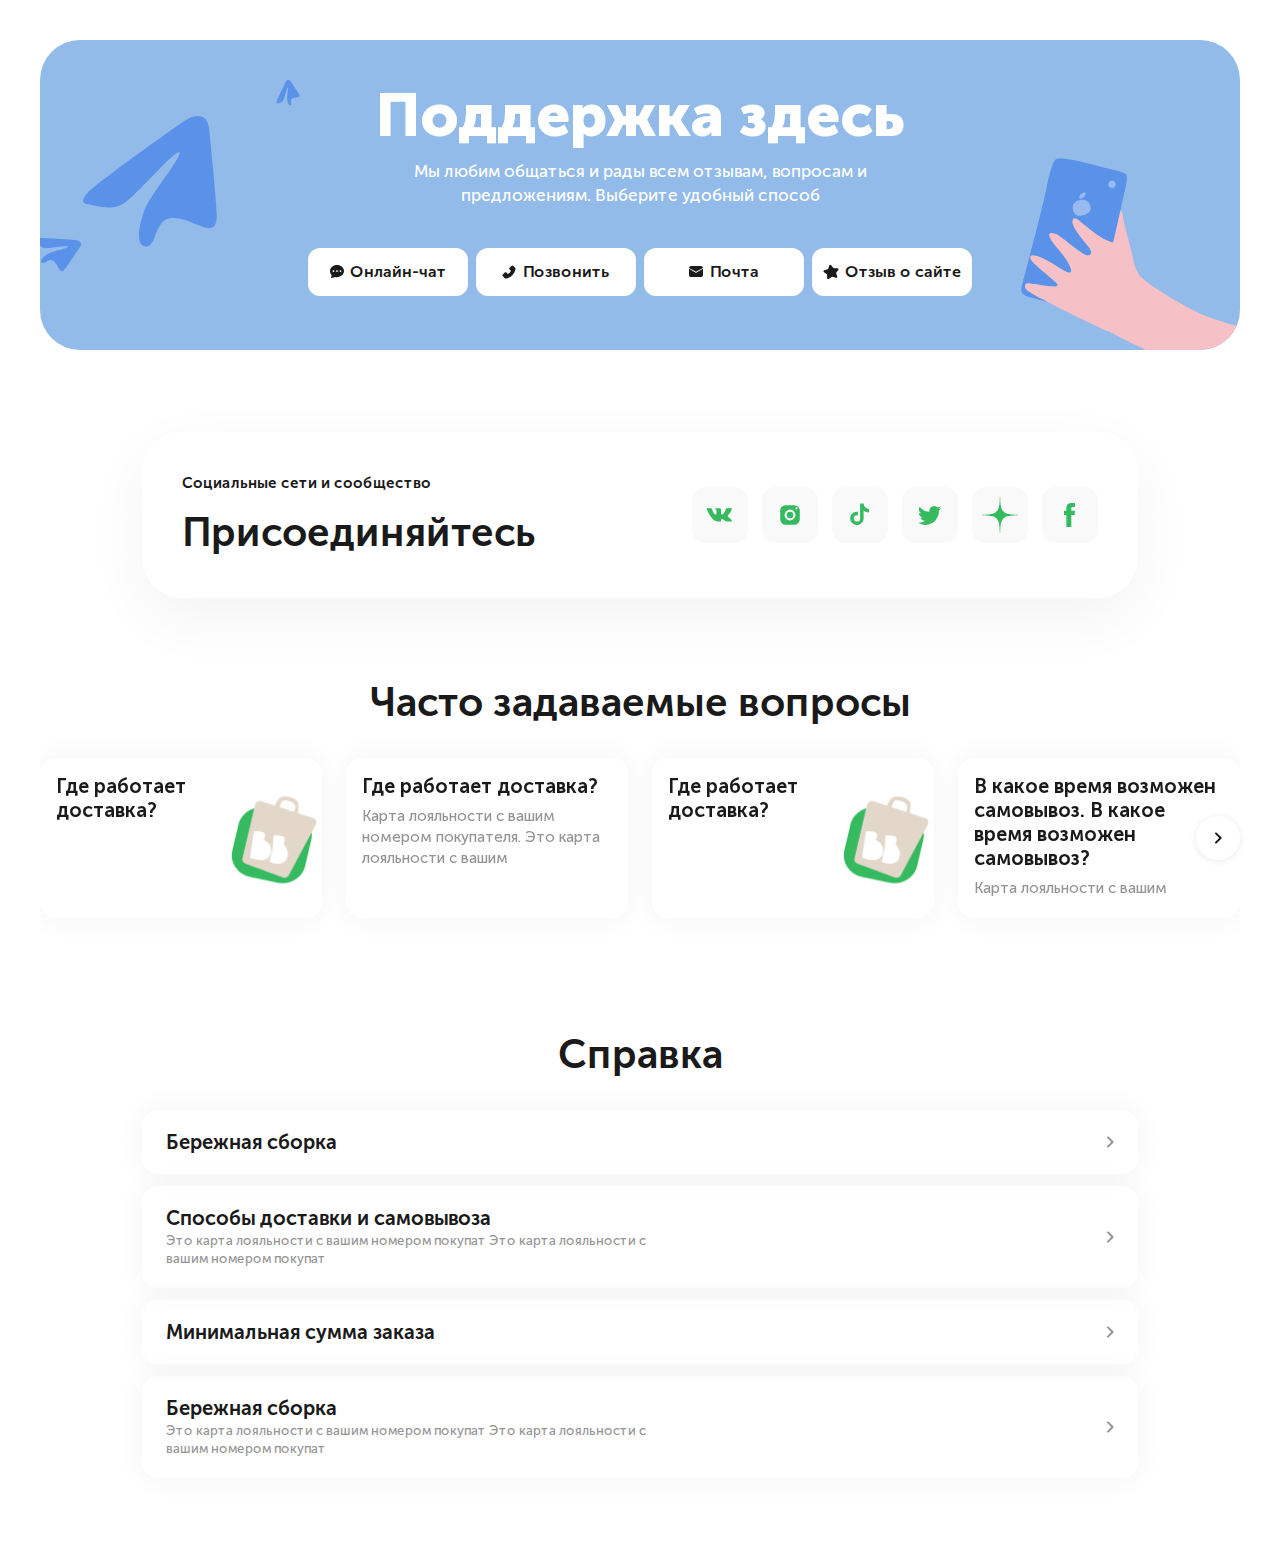
<file: index.html>
<!DOCTYPE html>
<html lang="ru" >

<head>
  <meta charset="UTF-8">
  <meta name="viewport" content="width=device-width, initial-scale=1.0, maximum-scale=1.0, user-scalable=no">

  <title>Поддержка здесь</title> 
  <meta name="title" content="Поддержка здесь" />

  <link rel="stylesheet" type="text/css" href="./css/reset.css">
  <link rel="stylesheet" type="text/css" href="./css/style.css">
  <link rel="stylesheet" type="text/css" href="./css/splide.min.css">
</head>

<body x-data="{menu: false, modals: {  collection1: false, collection2: false, collection3: false, collaboration: false, thanks: false } }" :class="{ 'overflow-hidden': modals.collection1 || modals.collection2 || modals.collection3 || modals.collaboration || modals.thanks || menu }">



  
  <main class="container pt-4 tb:pt-10 pb-10 tb:pb-20">
  
  	<section class="relative bg-blue-50 rounded-[40px] px-4 pt-10 pb-[54px] text-center flex flex-col items-center overflow-hidden">
  		<img src="./images/plane.svg" alt="plane" class="absolute left-0 top-1/2 -translate-y-1/2 z-10">
  		<img src="./images/phone.svg" alt="phone" class="absolute right-0 bottom-0">
  		<h1>Поддержка здесь</h1>
  		<p class="p-17 mt-2 max-w-[535px]">Мы любим общаться и рады всем отзывам, вопросам и предложениям. Выберите удобный способ</p>
  		<div class="flex flex-col md:flex-row gap-2 mt-10 z-20">
  			<button class="white group">
  				<svg xmlns="http://www.w3.org/2000/svg" width="14" height="13" viewBox="0 0 14 13">
  					<path class="fill-black tb:group-hover:fill-white a-d-300" fill-rule="evenodd" d="M14 6.095c0 3.366-3.134 6.094-7 6.094a7.97 7.97 0 0 1-2.054-.266c-.51.258-1.684.752-3.658 1.074-.175.028-.308-.153-.239-.315.31-.728.59-1.698.674-2.582C.65 9.029 0 7.627 0 6.095 0 2.729 3.134 0 7 0s7 2.729 7 6.095Zm-9.625 0c0 .23-.092.452-.256.615a.877.877 0 0 1-1.494-.615c0-.231.092-.453.256-.616a.877.877 0 0 1 1.494.616Zm3.5 0c0 .23-.092.452-.256.615a.877.877 0 0 1-1.494-.615c0-.231.092-.453.256-.616a.877.877 0 0 1 1.494.616Zm2.625.87a.877.877 0 0 0 .875-.87.877.877 0 0 0-1.75 0c0 .23.092.452.256.615a.877.877 0 0 0 .619.255Z" clip-rule="evenodd"/>
  				</svg>
  				Онлайн-чат
  			</button>
  			<button class="white group">
  				<svg xmlns="http://www.w3.org/2000/svg" width="14" height="14" viewBox="0 0 14 14">
  					<path class="fill-black tb:group-hover:fill-white a-d-300" d="M12.894 2.554 11.214.875a1.275 1.275 0 0 0-1.81 0L7.596 2.683a1.275 1.275 0 0 0 0 1.81l1.322 1.322a6.213 6.213 0 0 1-1.27 1.832 6.237 6.237 0 0 1-1.831 1.275L4.495 7.6a1.275 1.275 0 0 0-1.81 0L.875 9.406a1.276 1.276 0 0 0 0 1.811l1.678 1.677a2.074 2.074 0 0 0 1.796.578c2.127-.35 4.236-1.482 5.939-3.183 1.7-1.699 2.83-3.806 3.185-5.94a2.076 2.076 0 0 0-.579-1.795Z"/>
  				</svg>				  
  				Позвонить
  			</button>
  			<button class="white group">
  				<svg xmlns="http://www.w3.org/2000/svg" width="14" height="11" viewBox="0 0 14 11">
  					<path class="fill-black tb:group-hover:fill-white a-d-300" d="M14 2.854v6.03c0 .562-.23 1.1-.64 1.496-.41.397-.967.62-1.547.62H2.187c-.58 0-1.136-.223-1.546-.62A2.08 2.08 0 0 1 0 8.885v-6.03L6.778 6.71a.449.449 0 0 0 .444 0L14 2.854ZM11.812 0a2.23 2.23 0 0 1 1.46.539c.4.347.655.825.715 1.342L7 5.855.013 1.881C.073 1.364.328.886.73.539A2.23 2.23 0 0 1 2.187 0h9.626Z"/>
  				</svg>				  
  				Почта
  			</button>
  			<button class="white group">
  				<svg xmlns="http://www.w3.org/2000/svg" width="16" height="16" viewBox="0 0 16 16">
  					<path class="fill-black tb:group-hover:fill-white a-d-300" fill-rule="evenodd" d="M11.002 4.245a1 1 0 0 1-.826-.394l-2.049-2.69a1.088 1.088 0 0 0-1.898.317L5.163 4.685a1 1 0 0 1-.654.64L1.23 6.34C.348 6.612.185 7.79.961 8.293l2.688 1.737a1 1 0 0 1 .457.856l-.052 3.17a1.088 1.088 0 0 0 1.722.903l2.882-2.064a1 1 0 0 1 .87-.145l3.394 1.02a1.088 1.088 0 0 0 1.336-1.412l-1.076-2.983a1 1 0 0 1 .155-.958l1.98-2.515c.572-.726.036-1.789-.888-1.76l-3.427.103Z" clip-rule="evenodd"/>
  				</svg>
  				Отзыв о сайте
  			</button>
  		</div>
  	</section>
  
  	<section class="mt-10 md:mt-[82px] lg:mx-[102px] py-[42px] px-10 flex flex-col tb:flex-row justify-between items-center rounded-[40px] shadow-custom-dark">
  		<div class="text-center tb:text-left">
  			<p class="supertitle">Социальные сети и&nbsp;сообщество</p>
  			<h2 class="mt-4">Присоединяйтесь</h2>
  		</div>
  		<div class="mt-6 tb:mt-0 flex-wrap flex flex-row justify-center gap-2 md:gap-[14px] *:w-14 *:h-14 *:bg-gray-50 *:rounded-[13.33px] *:cursor-pointer select-none">
  			<a class="group tb:hover:bg-green a-d-300">
  				<svg xmlns="http://www.w3.org/2000/svg" width="56" height="56" viewBox="0 0 56 56">
  					<path class="fill-green group-hover:fill-white a-d-300" d="M37.17 30.627c2.021 1.764 2.441 2.394 2.51 2.502.838 1.306-.929 1.465-.929 1.465h-3.724s-.907.01-1.681-.495c-1.263-.813-2.585-2.39-3.515-2.115-.78.229-.772 1.265-.772 2.15 0 .318-.278.46-.904.46H26.99c-2.04 0-4.253-.675-6.461-2.944-3.124-3.207-5.864-9.667-5.864-9.667s-.162-.326.015-.524c.2-.222.743-.193.743-.193l3.61-.001s.34.063.584.232c.202.138.314.403.314.403s.607 1.97 1.38 3.225c1.509 2.45 2.211 2.513 2.724 2.25.748-.383.504-2.988.504-2.988s.034-1.12-.357-1.618c-.3-.385-.877-.59-1.128-.623-.203-.026.137-.376.57-.576.578-.253 1.365-.318 2.723-.305 1.057.01 1.361.072 1.773.165 1.247.283.939 1.028.939 3.646 0 .839-.118 2.018.526 2.41.277.168 1.228.374 2.92-2.327.804-1.282 1.443-3.407 1.443-3.407s.132-.234.337-.35c.21-.118.203-.115.49-.115.288 0 3.17-.022 3.803-.022.632 0 1.225-.007 1.327.357.147.523-.466 2.317-2.019 4.263-2.552 3.193-2.835 2.895-.717 4.741Z"/>
  			  	</svg>
  			</a>
  			<a class="group tb:hover:bg-green a-d-300">
  				<svg xmlns="http://www.w3.org/2000/svg" width="56" height="56" viewBox="0 0 56 56">
  					<path class="fill-green group-hover:fill-white a-d-300" fill-rule="evenodd" d="M18.199 23.645a5.445 5.445 0 0 1 5.445-5.445h8.711a5.445 5.445 0 0 1 5.445 5.445v8.711a5.445 5.445 0 0 1-5.445 5.445h-8.711a5.445 5.445 0 0 1-5.445-5.445v-8.711Zm17.414-2.178a1.09 1.09 0 1 0-2.179 0 1.09 1.09 0 0 0 2.179 0Zm-7.61 1.089A5.445 5.445 0 1 1 28 33.446a5.445 5.445 0 0 1 .002-10.89Zm-3.273 5.443a3.267 3.267 0 1 1 6.534 0 3.267 3.267 0 0 1-6.534 0Z" clip-rule="evenodd"/>
  				</svg>
  			</a>
  			<a class="group tb:hover:bg-green a-d-300">
  				<svg xmlns="http://www.w3.org/2000/svg" width="56" height="56" viewBox="0 0 56 56">
  					<path class="fill-green group-hover:fill-white a-d-300" d="M37.05 21.933a5.42 5.42 0 0 1-3.275-1.095 5.433 5.433 0 0 1-2.166-4.292h-3.512v9.598l-.004 5.258a3.18 3.18 0 0 1-3.364 3.172 3.166 3.166 0 0 1-1.455-.445 3.18 3.18 0 0 1-1.554-2.68 3.182 3.182 0 0 1 4.189-3.064v-3.567a6.916 6.916 0 0 0-1.013-.075 6.735 6.735 0 0 0-5.062 2.264 6.59 6.59 0 0 0-1.662 3.975 6.58 6.58 0 0 0 1.96 5.127 6.736 6.736 0 0 0 4.763 1.95 6.82 6.82 0 0 0 1.014-.075 6.713 6.713 0 0 0 3.75-1.875 6.576 6.576 0 0 0 1.973-4.68l-.018-7.85a8.877 8.877 0 0 0 5.446 1.85v-3.497h-.01Z"/>
  				</svg> 
  			</a>
  			<a class="group tb:hover:bg-green a-d-300">
  				<svg xmlns="http://www.w3.org/2000/svg" width="56" height="56" viewBox="0 0 56 56">
  					<path class="fill-green group-hover:fill-white a-d-300" d="M39.3 21.241a9.537 9.537 0 0 1-2.745.752 4.793 4.793 0 0 0 2.102-2.644 9.572 9.572 0 0 1-3.035 1.16 4.776 4.776 0 0 0-3.49-1.51 4.781 4.781 0 0 0-4.657 5.87 13.57 13.57 0 0 1-9.853-4.995 4.78 4.78 0 0 0 1.48 6.383 4.747 4.747 0 0 1-2.166-.599v.061a4.783 4.783 0 0 0 3.834 4.687 4.764 4.764 0 0 1-2.158.083 4.786 4.786 0 0 0 4.465 3.32 9.592 9.592 0 0 1-5.937 2.046c-.385 0-.767-.022-1.14-.067a13.522 13.522 0 0 0 7.327 2.148c8.793 0 13.602-7.284 13.602-13.602 0-.207-.005-.414-.014-.618a9.694 9.694 0 0 0 2.386-2.475Z"/>
  				</svg>	
  			</a>
  			<a class="group tb:hover:bg-green a-d-300">
  				<svg xmlns="http://www.w3.org/2000/svg" width="56" height="56" viewBox="0 0 56 56">
  					<path class="fill-green group-hover:fill-white a-d-300" fill-rule="evenodd" d="M45.999 28.198v-.397c-7.97-.241-11.616-.44-14.522-3.28-2.839-2.906-3.039-6.55-3.28-14.521H27.8c-.24 7.97-.44 11.615-3.279 14.522-2.907 2.84-6.552 3.038-14.522 3.28v.397c7.97.24 11.615.44 14.522 3.278 2.839 2.907 3.038 6.552 3.279 14.522h.398c.24-7.97.44-11.615 3.279-14.522 2.906-2.839 6.551-3.038 14.522-3.279Z" clip-rule="evenodd"/>
  				  </svg>				  
  			</a>
  			<a class="group tb:hover:bg-green a-d-300">
  				<svg xmlns="http://www.w3.org/2000/svg" width="56" height="56" viewBox="0 0 56 56">
  					<path class="fill-green group-hover:fill-white a-d-300" d="M32.555 27.977h-3.262V40h-4.944V27.977H22V23.75h2.35v-2.734c0-1.955.924-5.017 4.988-5.017l3.661.015v4.102h-2.656c-.436 0-1.049.219-1.049 1.151v2.487h3.694l-.432 4.222Z"/>
  				</svg>				  
  			</a>
  		</div>
  	</section>
  
  	<section class="mt-10 md:mt-20">
  		<h2 class="text-center">Часто задаваемые вопросы</h2>
  		<div class="splide relative" id="card-carousel">
  			<div class="splide__track py-8">
  				<ul class="splide__list *:w-[282px] *:h-40 *:p-4 *:rounded-2xl">
  					<li class="splide__slide shadow-custom-light relative">
  						<h3 class="w-[150px]">Где работает доставка?</h3>
  						<img src="./images/ bag.png" alt="bag" class="absolute h-full right-0 top-0">
  					</li>
  					<li class="splide__slide shadow-custom-light">
  						<h3>Где работает доставка?</h3>
  						<p class="p-15 mt-2">Карта лояльности с вашим номером покупателя. Это карта лояльности с вашим</p>
  					</li>
  					<li class="splide__slide shadow-custom-light relative">
  						<h3 class="w-[150px]">Где работает доставка?</h3>
  						<img src="./images/ bag.png" alt="bag" class="absolute h-full right-0 top-0">
  					</li>
  					<li class="splide__slide shadow-custom-light">
  						<h3>В какое время&nbsp;возможен самовывоз.&nbsp;В&nbsp;какое время возможен самовывоз?</h3>
  						<p class="p-15 mt-2">Карта лояльности с вашим </p>
  					</li>
  					<li class="splide__slide shadow-custom-light relative">
  						<h3 class="w-[150px]">Где работает доставка?</h3>
  						<img src="./images/ bag.png" alt="bag" class="absolute h-full right-0 top-0">
  					</li>
  					<li class="splide__slide shadow-custom-light">
  						<h3>Где работает доставка?</h3>
  						<p class="p-15 mt-2">Карта лояльности с вашим номером покупателя. Это карта лояльности с вашим</p>
  					</li>
  					<li class="splide__slide shadow-custom-light relative">
  						<h3 class="w-[150px]">Где работает доставка?</h3>
  						<img src="./images/ bag.png" alt="bag" class="absolute h-full right-0 top-0">
  					</li>
  					<li class="splide__slide shadow-custom-light">
  						<h3>В какое время&nbsp;возможен самовывоз.&nbsp;В&nbsp;какое время возможен самовывоз?</h3>
  						<p class="p-15 mt-2">Карта лояльности с вашим </p>
  					</li>
  				</ul>
  			</div>
  			<div class="slider-button select-none bg-white absolute -bottom-12 tb:top-1/2 -translate-y-1/2 left-0 shadow-custom-mini rounded-full flex justify-center items-center group" id="prev-slide">
  				<svg xmlns="http://www.w3.org/2000/svg" width="24" height="24" viewBox="0 0 24 24" class="pointer-events-none rotate-180">
  					<path class="fill-black" d="M9.29 6.71a.996.996 0 0 0 0 1.41L13.17 12l-3.88 3.88a.996.996 0 1 0 1.41 1.41l4.59-4.59a.996.996 0 0 0 0-1.41L10.7 6.7c-.38-.38-1.02-.38-1.41.01Z"/>
  				</svg>
  			</div>
  			<div class="slider-button select-none bg-white absolute -bottom-12 tb:top-1/2 -translate-y-1/2 right-0 shadow-custom-mini rounded-full flex justify-center items-center group" id="next-slide">
  				<svg xmlns="http://www.w3.org/2000/svg" width="24" height="24" viewBox="0 0 24 24">
  					<path class="fill-black" d="M9.29 6.71a.996.996 0 0 0 0 1.41L13.17 12l-3.88 3.88a.996.996 0 1 0 1.41 1.41l4.59-4.59a.996.996 0 0 0 0-1.41L10.7 6.7c-.38-.38-1.02-.38-1.41.01Z"/>
  				</svg>
  			</div>
  		</div>
  	</section>
  
  	<section>
  		<h2 class="text-center mt-20">Справка</h2>
  		<div class="flex flex-col gap-1 tb:gap-3 lg:mx-[102px] mt-8 *:shadow-custom-light *:flex *:flex-row *:justify-between *:items-center *:py-5 *:pl-6 *:pr-4 *:cursor-pointer *:rounded-2xl">
  			<div class="group">
  				<div class="flex flex-col gap-0.5">
  					<h3>Бережная сборка</h3>
  				</div>
  				<svg xmlns="http://www.w3.org/2000/svg" width="24" height="24" viewBox="0 0 24 24" class="shrink-0">
  					<path class="fill-gray-100 tb:group-hover:fill-green a-d-300" d="M9.29 6.71a.996.996 0 0 0 0 1.41L13.17 12l-3.88 3.88a.996.996 0 1 0 1.41 1.41l4.59-4.59a.996.996 0 0 0 0-1.41L10.7 6.7c-.38-.38-1.02-.38-1.41.01Z"/>
  				</svg>  
  			</div>
  			<div class="group">
  				<div class="flex flex-col gap-0.5">
  					<h3>Способы доставки и самовывоза</h3>
  					<p class="p-13 max-w-[492px]">Это карта лояльности с вашим номером покупат Это карта лояльности с вашим номером покупат</p>
  				</div>
  				<svg xmlns="http://www.w3.org/2000/svg" width="24" height="24" viewBox="0 0 24 24" class="shrink-0">
  					<path class="fill-gray-100 tb:group-hover:fill-green a-d-300" d="M9.29 6.71a.996.996 0 0 0 0 1.41L13.17 12l-3.88 3.88a.996.996 0 1 0 1.41 1.41l4.59-4.59a.996.996 0 0 0 0-1.41L10.7 6.7c-.38-.38-1.02-.38-1.41.01Z"/>
  				</svg>  
  			</div>
  			<div class="group">
  				<div class="flex flex-col gap-0.5">
  					<h3>Минимальная сумма заказа</h3>
  				</div>
  				<svg xmlns="http://www.w3.org/2000/svg" width="24" height="24" viewBox="0 0 24 24" class="shrink-0">
  					<path class="fill-gray-100 tb:group-hover:fill-green a-d-300" d="M9.29 6.71a.996.996 0 0 0 0 1.41L13.17 12l-3.88 3.88a.996.996 0 1 0 1.41 1.41l4.59-4.59a.996.996 0 0 0 0-1.41L10.7 6.7c-.38-.38-1.02-.38-1.41.01Z"/>
  				</svg>  
  			</div>
  			<div class="group">
  				<div class="flex flex-col gap-0.5">
  					<h3>Бережная сборка</h3>
  					<p class="p-13 max-w-[492px]">Это карта лояльности с вашим номером покупат Это карта лояльности с вашим номером покупат</p>
  				</div>
  				<svg xmlns="http://www.w3.org/2000/svg" width="24" height="24" viewBox="0 0 24 24" class="shrink-0">
  					<path class="fill-gray-100 tb:group-hover:fill-green a-d-300" d="M9.29 6.71a.996.996 0 0 0 0 1.41L13.17 12l-3.88 3.88a.996.996 0 1 0 1.41 1.41l4.59-4.59a.996.996 0 0 0 0-1.41L10.7 6.7c-.38-.38-1.02-.38-1.41.01Z"/>
  				</svg>  
  			</div>
  		</div>
  	</section>
  
  </main>

<script src="./js/script.js" defer></script>
<script src="./js/splide-extension-auto-scroll.min.js"></script>
<script src="./js/splide.min.js"></script>

</body>

</html>
</file>
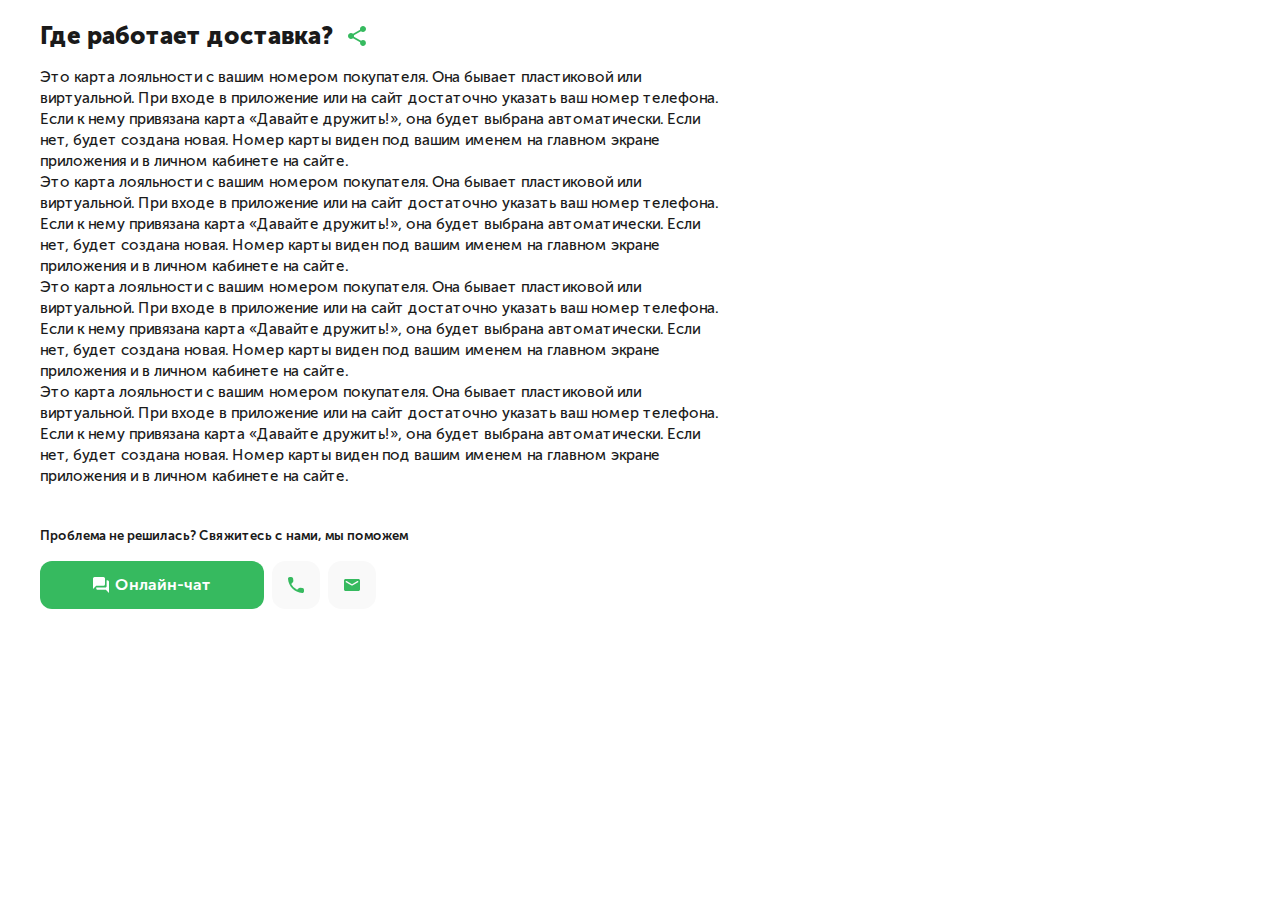
<file: article.html>
<!DOCTYPE html>
<html lang="ru" >

<head>
  <meta charset="UTF-8">
  <meta name="viewport" content="width=device-width, initial-scale=1.0, maximum-scale=1.0, user-scalable=no">

  <title>Где работает доставка?</title> 
  <meta name="title" content="Где работает доставка?" />
  <meta name="description" content="Российский бренд вязаных аксессуаров со своим производством" />

  <link rel="stylesheet" type="text/css" href="./css/reset.css">
  <link rel="stylesheet" type="text/css" href="./css/style.css">
  <link rel="stylesheet" type="text/css" href="./css/splide.min.css">
</head>

<body x-data="{menu: false, modals: {  collection1: false, collection2: false, collection3: false, collaboration: false, thanks: false } }" :class="{ 'overflow-hidden': modals.collection1 || modals.collection2 || modals.collection3 || modals.collaboration || modals.thanks || menu }">



  <main class="container pt-[22px] pb-20">
  
  	<h1 class="text-black text-[24px] flex items-center gap-3">
  		Где работает доставка?
  		<a class="cursor-pointer group">
  			<svg xmlns="http://www.w3.org/2000/svg" width="24" height="24" viewBox="0 0 24 24">
  				<path class="fill-green group-hover:fill-gray-100 a-d-300" d="M18 16.08c-.76 0-1.44.3-1.96.77L8.91 12.7c.05-.23.09-.46.09-.7 0-.24-.04-.47-.09-.7l7.05-4.11c.54.5 1.25.81 2.04.81 1.66 0 3-1.34 3-3s-1.34-3-3-3-3 1.34-3 3c0 .24.04.47.09.7L8.04 9.81C7.5 9.31 6.79 9 6 9c-1.66 0-3 1.34-3 3s1.34 3 3 3c.79 0 1.5-.31 2.04-.81l7.12 4.16c-.05.21-.08.43-.08.65 0 1.61 1.31 2.92 2.92 2.92 1.61 0 2.92-1.31 2.92-2.92 0-1.61-1.31-2.92-2.92-2.92Z"/>
  			</svg>
  		</a>
  	  </h1>
  	<p class="text-black font-museo font-regular text-[15px] leading-[140%] max-w-[690px] mt-4">
  		Это карта лояльности с вашим номером покупателя. Она бывает пластиковой или виртуальной. При входе в приложение или на сайт достаточно указать ваш номер телефона. Если к нему привязана карта «Давайте дружить!», она будет выбрана автоматически. Если нет, будет создана новая. Номер карты виден под вашим именем на главном экране приложения и в личном кабинете на сайте.<br>
  		Это карта лояльности с вашим номером покупателя. Она бывает пластиковой или виртуальной. При входе в приложение или на сайт достаточно указать ваш номер телефона. Если к нему привязана карта «Давайте дружить!», она будет выбрана автоматически. Если нет, будет создана новая. Номер карты виден под вашим именем на главном экране приложения и в личном кабинете на сайте.<br>
  		Это карта лояльности с вашим номером покупателя. Она бывает пластиковой или виртуальной. При входе в приложение или на сайт достаточно указать ваш номер телефона. Если к нему привязана карта «Давайте дружить!», она будет выбрана автоматически. Если нет, будет создана новая. Номер карты виден под вашим именем на главном экране приложения и в личном кабинете на сайте.<br>
  		Это карта лояльности с вашим номером покупателя. Она бывает пластиковой или виртуальной. При входе в приложение или на сайт достаточно указать ваш номер телефона. Если к нему привязана карта «Давайте дружить!», она будет выбрана автоматически. Если нет, будет создана новая. Номер карты виден под вашим именем на главном экране приложения и в личном кабинете на сайте.
  	</p>
  	<p class="mt-10 font-museo font-medium text-[13px] text-black leading-[140%]">Проблема не решилась? Свяжитесь с нами, мы поможем</p>
  	<div class="flex flex-row items-end gap-2">
  		<button class="green group mt-4">
  			<svg xmlns="http://www.w3.org/2000/svg" width="16" height="16" viewBox="0 0 16 16">
  				<path class="fill-white" d="M14.4 3.2h-.8v6.4c0 .44-.36.8-.8.8H3.2v.8c0 .88.72 1.6 1.6 1.6h8L16 16V4.8c0-.88-.72-1.6-1.6-1.6Zm-2.4 4V1.6c0-.88-.72-1.6-1.6-1.6H1.6C.72 0 0 .72 0 1.6V12l3.2-3.2h7.2c.88 0 1.6-.72 1.6-1.6Z"/>
  			</svg>
  			Онлайн-чат
  		</button>
  		<div class="flex gap-2 *:w-12 *:h-12 *:bg-gray-50 *:rounded-[13.33px] *:cursor-pointer select-none">
  			<a class="group tb:hover:bg-green a-d-300">
  				<svg xmlns="http://www.w3.org/2000/svg" width="48" height="48" viewBox="0 0 48 48">
  					<path class="fill-green group-hover:fill-white a-d-300" d="m30.432 26.91-2.262-.257a1.773 1.773 0 0 0-1.46.507l-1.64 1.64a13.4 13.4 0 0 1-5.87-5.87l1.649-1.648c.383-.383.57-.918.507-1.461l-.258-2.245A1.783 1.783 0 0 0 19.326 16h-1.541c-1.007 0-1.844.837-1.782 1.844.472 7.606 6.556 13.68 14.153 14.153 1.007.062 1.844-.775 1.844-1.782v-1.54a1.765 1.765 0 0 0-1.568-1.764Z"/>
  				</svg>
  			</a>
  			<a class="group tb:hover:bg-green a-d-300">
  				<svg xmlns="http://www.w3.org/2000/svg" width="48" height="48" viewBox="0 0 48 48">
  					<path class="fill-green group-hover:fill-white a-d-300" d="M30.4 18H17.6c-.88 0-1.6.675-1.6 1.5v9c0 .825.72 1.5 1.6 1.5h12.8c.88 0 1.6-.675 1.6-1.5v-9c0-.825-.72-1.5-1.6-1.5Zm-.32 3.188-5.232 3.067a1.674 1.674 0 0 1-1.696 0l-5.232-3.067a.634.634 0 0 1-.32-.54c0-.503.584-.803 1.04-.54L24 23.25l5.36-3.142c.456-.263 1.04.037 1.04.54 0 .217-.12.42-.32.54Z"/>
  				</svg>
  			</a>
  		</div>
  	</div>
  
  </main>

<script src="./js/script.js" defer></script>
<script src="./js/splide-extension-auto-scroll.min.js"></script>
<script src="./js/splide.min.js"></script>

</body>

</html>
</file>
<file: css/style.css>
/*
! tailwindcss v3.4.3 | MIT License | https://tailwindcss.com
*/

/*
1. Prevent padding and border from affecting element width. (https://github.com/mozdevs/cssremedy/issues/4)
2. Allow adding a border to an element by just adding a border-width. (https://github.com/tailwindcss/tailwindcss/pull/116)
*/

*,
::before,
::after {
  box-sizing: border-box;
  /* 1 */
  border-width: 0;
  /* 2 */
  border-style: solid;
  /* 2 */
  border-color: currentColor;
  /* 2 */
}

::before,
::after {
  --tw-content: '';
}

/*
1. Use a consistent sensible line-height in all browsers.
2. Prevent adjustments of font size after orientation changes in iOS.
3. Use a more readable tab size.
4. Use the user's configured `sans` font-family by default.
5. Use the user's configured `sans` font-feature-settings by default.
6. Use the user's configured `sans` font-variation-settings by default.
7. Disable tap highlights on iOS
*/

html,
:host {
  line-height: 1.5;
  /* 1 */
  -webkit-text-size-adjust: 100%;
  /* 2 */
  -moz-tab-size: 4;
  /* 3 */
  -o-tab-size: 4;
     tab-size: 4;
  /* 3 */
  font-family: ui-sans-serif, system-ui, sans-serif, "Apple Color Emoji", "Segoe UI Emoji", "Segoe UI Symbol", "Noto Color Emoji";
  /* 4 */
  font-feature-settings: normal;
  /* 5 */
  font-variation-settings: normal;
  /* 6 */
  -webkit-tap-highlight-color: transparent;
  /* 7 */
}

/*
1. Remove the margin in all browsers.
2. Inherit line-height from `html` so users can set them as a class directly on the `html` element.
*/

body {
  margin: 0;
  /* 1 */
  line-height: inherit;
  /* 2 */
}

/*
1. Add the correct height in Firefox.
2. Correct the inheritance of border color in Firefox. (https://bugzilla.mozilla.org/show_bug.cgi?id=190655)
3. Ensure horizontal rules are visible by default.
*/

hr {
  height: 0;
  /* 1 */
  color: inherit;
  /* 2 */
  border-top-width: 1px;
  /* 3 */
}

/*
Add the correct text decoration in Chrome, Edge, and Safari.
*/

abbr:where([title]) {
  -webkit-text-decoration: underline dotted;
          text-decoration: underline dotted;
}

/*
Remove the default font size and weight for headings.
*/

h1,
h2,
h3,
h4,
h5,
h6 {
  font-size: inherit;
  font-weight: inherit;
}

/*
Reset links to optimize for opt-in styling instead of opt-out.
*/

a {
  color: inherit;
  text-decoration: inherit;
}

/*
Add the correct font weight in Edge and Safari.
*/

b,
strong {
  font-weight: bolder;
}

/*
1. Use the user's configured `mono` font-family by default.
2. Use the user's configured `mono` font-feature-settings by default.
3. Use the user's configured `mono` font-variation-settings by default.
4. Correct the odd `em` font sizing in all browsers.
*/

code,
kbd,
samp,
pre {
  font-family: ui-monospace, SFMono-Regular, Menlo, Monaco, Consolas, "Liberation Mono", "Courier New", monospace;
  /* 1 */
  font-feature-settings: normal;
  /* 2 */
  font-variation-settings: normal;
  /* 3 */
  font-size: 1em;
  /* 4 */
}

/*
Add the correct font size in all browsers.
*/

small {
  font-size: 80%;
}

/*
Prevent `sub` and `sup` elements from affecting the line height in all browsers.
*/

sub,
sup {
  font-size: 75%;
  line-height: 0;
  position: relative;
  vertical-align: baseline;
}

sub {
  bottom: -0.25em;
}

sup {
  top: -0.5em;
}

/*
1. Remove text indentation from table contents in Chrome and Safari. (https://bugs.chromium.org/p/chromium/issues/detail?id=999088, https://bugs.webkit.org/show_bug.cgi?id=201297)
2. Correct table border color inheritance in all Chrome and Safari. (https://bugs.chromium.org/p/chromium/issues/detail?id=935729, https://bugs.webkit.org/show_bug.cgi?id=195016)
3. Remove gaps between table borders by default.
*/

table {
  text-indent: 0;
  /* 1 */
  border-color: inherit;
  /* 2 */
  border-collapse: collapse;
  /* 3 */
}

/*
1. Change the font styles in all browsers.
2. Remove the margin in Firefox and Safari.
3. Remove default padding in all browsers.
*/

button,
input,
optgroup,
select,
textarea {
  font-family: inherit;
  /* 1 */
  font-feature-settings: inherit;
  /* 1 */
  font-variation-settings: inherit;
  /* 1 */
  font-size: 100%;
  /* 1 */
  font-weight: inherit;
  /* 1 */
  line-height: inherit;
  /* 1 */
  letter-spacing: inherit;
  /* 1 */
  color: inherit;
  /* 1 */
  margin: 0;
  /* 2 */
  padding: 0;
  /* 3 */
}

/*
Remove the inheritance of text transform in Edge and Firefox.
*/

button,
select {
  text-transform: none;
}

/*
1. Correct the inability to style clickable types in iOS and Safari.
2. Remove default button styles.
*/

button,
input:where([type='button']),
input:where([type='reset']),
input:where([type='submit']) {
  -webkit-appearance: button;
  /* 1 */
  background-color: transparent;
  /* 2 */
  background-image: none;
  /* 2 */
}

/*
Use the modern Firefox focus style for all focusable elements.
*/

:-moz-focusring {
  outline: auto;
}

/*
Remove the additional `:invalid` styles in Firefox. (https://github.com/mozilla/gecko-dev/blob/2f9eacd9d3d995c937b4251a5557d95d494c9be1/layout/style/res/forms.css#L728-L737)
*/

:-moz-ui-invalid {
  box-shadow: none;
}

/*
Add the correct vertical alignment in Chrome and Firefox.
*/

progress {
  vertical-align: baseline;
}

/*
Correct the cursor style of increment and decrement buttons in Safari.
*/

::-webkit-inner-spin-button,
::-webkit-outer-spin-button {
  height: auto;
}

/*
1. Correct the odd appearance in Chrome and Safari.
2. Correct the outline style in Safari.
*/

[type='search'] {
  -webkit-appearance: textfield;
  /* 1 */
  outline-offset: -2px;
  /* 2 */
}

/*
Remove the inner padding in Chrome and Safari on macOS.
*/

::-webkit-search-decoration {
  -webkit-appearance: none;
}

/*
1. Correct the inability to style clickable types in iOS and Safari.
2. Change font properties to `inherit` in Safari.
*/

::-webkit-file-upload-button {
  -webkit-appearance: button;
  /* 1 */
  font: inherit;
  /* 2 */
}

/*
Add the correct display in Chrome and Safari.
*/

summary {
  display: list-item;
}

/*
Removes the default spacing and border for appropriate elements.
*/

blockquote,
dl,
dd,
h1,
h2,
h3,
h4,
h5,
h6,
hr,
figure,
p,
pre {
  margin: 0;
}

fieldset {
  margin: 0;
  padding: 0;
}

legend {
  padding: 0;
}

ol,
ul,
menu {
  list-style: none;
  margin: 0;
  padding: 0;
}

/*
Reset default styling for dialogs.
*/

dialog {
  padding: 0;
}

/*
Prevent resizing textareas horizontally by default.
*/

textarea {
  resize: vertical;
}

/*
1. Reset the default placeholder opacity in Firefox. (https://github.com/tailwindlabs/tailwindcss/issues/3300)
2. Set the default placeholder color to the user's configured gray 400 color.
*/

input::-moz-placeholder, textarea::-moz-placeholder {
  opacity: 1;
  /* 1 */
  color: #9ca3af;
  /* 2 */
}

input::placeholder,
textarea::placeholder {
  opacity: 1;
  /* 1 */
  color: #9ca3af;
  /* 2 */
}

/*
Set the default cursor for buttons.
*/

button,
[role="button"] {
  cursor: pointer;
}

/*
Make sure disabled buttons don't get the pointer cursor.
*/

:disabled {
  cursor: default;
}

/*
1. Make replaced elements `display: block` by default. (https://github.com/mozdevs/cssremedy/issues/14)
2. Add `vertical-align: middle` to align replaced elements more sensibly by default. (https://github.com/jensimmons/cssremedy/issues/14#issuecomment-634934210)
   This can trigger a poorly considered lint error in some tools but is included by design.
*/

img,
svg,
video,
canvas,
audio,
iframe,
embed,
object {
  display: block;
  /* 1 */
  vertical-align: middle;
  /* 2 */
}

/*
Constrain images and videos to the parent width and preserve their intrinsic aspect ratio. (https://github.com/mozdevs/cssremedy/issues/14)
*/

img,
video {
  max-width: 100%;
  height: auto;
}

/* Make elements with the HTML hidden attribute stay hidden by default */

[hidden] {
  display: none;
}

[type='text'],input:where(:not([type])),[type='email'],[type='url'],[type='password'],[type='number'],[type='date'],[type='datetime-local'],[type='month'],[type='search'],[type='tel'],[type='time'],[type='week'],[multiple],textarea,select {
  -webkit-appearance: none;
     -moz-appearance: none;
          appearance: none;
  background-color: #fff;
  border-color: #6b7280;
  border-width: 1px;
  border-radius: 0px;
  padding-top: 0.5rem;
  padding-right: 0.75rem;
  padding-bottom: 0.5rem;
  padding-left: 0.75rem;
  font-size: 1rem;
  line-height: 1.5rem;
  --tw-shadow: 0 0 #0000;
}

[type='text']:focus, input:where(:not([type])):focus, [type='email']:focus, [type='url']:focus, [type='password']:focus, [type='number']:focus, [type='date']:focus, [type='datetime-local']:focus, [type='month']:focus, [type='search']:focus, [type='tel']:focus, [type='time']:focus, [type='week']:focus, [multiple]:focus, textarea:focus, select:focus {
  outline: 2px solid transparent;
  outline-offset: 2px;
  --tw-ring-inset: var(--tw-empty,/*!*/ /*!*/);
  --tw-ring-offset-width: 0px;
  --tw-ring-offset-color: #fff;
  --tw-ring-color: #2563eb;
  --tw-ring-offset-shadow: var(--tw-ring-inset) 0 0 0 var(--tw-ring-offset-width) var(--tw-ring-offset-color);
  --tw-ring-shadow: var(--tw-ring-inset) 0 0 0 calc(1px + var(--tw-ring-offset-width)) var(--tw-ring-color);
  box-shadow: var(--tw-ring-offset-shadow), var(--tw-ring-shadow), var(--tw-shadow);
  border-color: #2563eb;
}

input::-moz-placeholder, textarea::-moz-placeholder {
  color: #6b7280;
  opacity: 1;
}

input::placeholder,textarea::placeholder {
  color: #6b7280;
  opacity: 1;
}

::-webkit-datetime-edit-fields-wrapper {
  padding: 0;
}

::-webkit-date-and-time-value {
  min-height: 1.5em;
  text-align: inherit;
}

::-webkit-datetime-edit {
  display: inline-flex;
}

::-webkit-datetime-edit,::-webkit-datetime-edit-year-field,::-webkit-datetime-edit-month-field,::-webkit-datetime-edit-day-field,::-webkit-datetime-edit-hour-field,::-webkit-datetime-edit-minute-field,::-webkit-datetime-edit-second-field,::-webkit-datetime-edit-millisecond-field,::-webkit-datetime-edit-meridiem-field {
  padding-top: 0;
  padding-bottom: 0;
}

select {
  background-image: url("data:image/svg+xml,%3csvg xmlns='http://www.w3.org/2000/svg' fill='none' viewBox='0 0 20 20'%3e%3cpath stroke='%236b7280' stroke-linecap='round' stroke-linejoin='round' stroke-width='1.5' d='M6 8l4 4 4-4'/%3e%3c/svg%3e");
  background-position: right 0.5rem center;
  background-repeat: no-repeat;
  background-size: 1.5em 1.5em;
  padding-right: 2.5rem;
  -webkit-print-color-adjust: exact;
          print-color-adjust: exact;
}

[multiple],[size]:where(select:not([size="1"])) {
  background-image: initial;
  background-position: initial;
  background-repeat: unset;
  background-size: initial;
  padding-right: 0.75rem;
  -webkit-print-color-adjust: unset;
          print-color-adjust: unset;
}

[type='checkbox'],[type='radio'] {
  -webkit-appearance: none;
     -moz-appearance: none;
          appearance: none;
  padding: 0;
  -webkit-print-color-adjust: exact;
          print-color-adjust: exact;
  display: inline-block;
  vertical-align: middle;
  background-origin: border-box;
  -webkit-user-select: none;
     -moz-user-select: none;
          user-select: none;
  flex-shrink: 0;
  height: 1rem;
  width: 1rem;
  color: #2563eb;
  background-color: #fff;
  border-color: #6b7280;
  border-width: 1px;
  --tw-shadow: 0 0 #0000;
}

[type='checkbox'] {
  border-radius: 0px;
}

[type='radio'] {
  border-radius: 100%;
}

[type='checkbox']:focus,[type='radio']:focus {
  outline: 2px solid transparent;
  outline-offset: 2px;
  --tw-ring-inset: var(--tw-empty,/*!*/ /*!*/);
  --tw-ring-offset-width: 2px;
  --tw-ring-offset-color: #fff;
  --tw-ring-color: #2563eb;
  --tw-ring-offset-shadow: var(--tw-ring-inset) 0 0 0 var(--tw-ring-offset-width) var(--tw-ring-offset-color);
  --tw-ring-shadow: var(--tw-ring-inset) 0 0 0 calc(2px + var(--tw-ring-offset-width)) var(--tw-ring-color);
  box-shadow: var(--tw-ring-offset-shadow), var(--tw-ring-shadow), var(--tw-shadow);
}

[type='checkbox']:checked,[type='radio']:checked {
  border-color: transparent;
  background-color: currentColor;
  background-size: 100% 100%;
  background-position: center;
  background-repeat: no-repeat;
}

[type='checkbox']:checked {
  background-image: url("data:image/svg+xml,%3csvg viewBox='0 0 16 16' fill='white' xmlns='http://www.w3.org/2000/svg'%3e%3cpath d='M12.207 4.793a1 1 0 010 1.414l-5 5a1 1 0 01-1.414 0l-2-2a1 1 0 011.414-1.414L6.5 9.086l4.293-4.293a1 1 0 011.414 0z'/%3e%3c/svg%3e");
}

@media (forced-colors: active)  {
  [type='checkbox']:checked {
    -webkit-appearance: auto;
       -moz-appearance: auto;
            appearance: auto;
  }
}

[type='radio']:checked {
  background-image: url("data:image/svg+xml,%3csvg viewBox='0 0 16 16' fill='white' xmlns='http://www.w3.org/2000/svg'%3e%3ccircle cx='8' cy='8' r='3'/%3e%3c/svg%3e");
}

@media (forced-colors: active)  {
  [type='radio']:checked {
    -webkit-appearance: auto;
       -moz-appearance: auto;
            appearance: auto;
  }
}

[type='checkbox']:checked:hover,[type='checkbox']:checked:focus,[type='radio']:checked:hover,[type='radio']:checked:focus {
  border-color: transparent;
  background-color: currentColor;
}

[type='checkbox']:indeterminate {
  background-image: url("data:image/svg+xml,%3csvg xmlns='http://www.w3.org/2000/svg' fill='none' viewBox='0 0 16 16'%3e%3cpath stroke='white' stroke-linecap='round' stroke-linejoin='round' stroke-width='2' d='M4 8h8'/%3e%3c/svg%3e");
  border-color: transparent;
  background-color: currentColor;
  background-size: 100% 100%;
  background-position: center;
  background-repeat: no-repeat;
}

@media (forced-colors: active)  {
  [type='checkbox']:indeterminate {
    -webkit-appearance: auto;
       -moz-appearance: auto;
            appearance: auto;
  }
}

[type='checkbox']:indeterminate:hover,[type='checkbox']:indeterminate:focus {
  border-color: transparent;
  background-color: currentColor;
}

[type='file'] {
  background: unset;
  border-color: inherit;
  border-width: 0;
  border-radius: 0;
  padding: 0;
  font-size: unset;
  line-height: inherit;
}

[type='file']:focus {
  outline: 1px solid ButtonText;
  outline: 1px auto -webkit-focus-ring-color;
}

* {
  scrollbar-color: initial;
  scrollbar-width: initial;
}

*, ::before, ::after {
  --tw-border-spacing-x: 0;
  --tw-border-spacing-y: 0;
  --tw-translate-x: 0;
  --tw-translate-y: 0;
  --tw-rotate: 0;
  --tw-skew-x: 0;
  --tw-skew-y: 0;
  --tw-scale-x: 1;
  --tw-scale-y: 1;
  --tw-pan-x:  ;
  --tw-pan-y:  ;
  --tw-pinch-zoom:  ;
  --tw-scroll-snap-strictness: proximity;
  --tw-gradient-from-position:  ;
  --tw-gradient-via-position:  ;
  --tw-gradient-to-position:  ;
  --tw-ordinal:  ;
  --tw-slashed-zero:  ;
  --tw-numeric-figure:  ;
  --tw-numeric-spacing:  ;
  --tw-numeric-fraction:  ;
  --tw-ring-inset:  ;
  --tw-ring-offset-width: 0px;
  --tw-ring-offset-color: #fff;
  --tw-ring-color: rgb(59 130 246 / 0.5);
  --tw-ring-offset-shadow: 0 0 #0000;
  --tw-ring-shadow: 0 0 #0000;
  --tw-shadow: 0 0 #0000;
  --tw-shadow-colored: 0 0 #0000;
  --tw-blur:  ;
  --tw-brightness:  ;
  --tw-contrast:  ;
  --tw-grayscale:  ;
  --tw-hue-rotate:  ;
  --tw-invert:  ;
  --tw-saturate:  ;
  --tw-sepia:  ;
  --tw-drop-shadow:  ;
  --tw-backdrop-blur:  ;
  --tw-backdrop-brightness:  ;
  --tw-backdrop-contrast:  ;
  --tw-backdrop-grayscale:  ;
  --tw-backdrop-hue-rotate:  ;
  --tw-backdrop-invert:  ;
  --tw-backdrop-opacity:  ;
  --tw-backdrop-saturate:  ;
  --tw-backdrop-sepia:  ;
  --tw-contain-size:  ;
  --tw-contain-layout:  ;
  --tw-contain-paint:  ;
  --tw-contain-style:  ;
}

::backdrop {
  --tw-border-spacing-x: 0;
  --tw-border-spacing-y: 0;
  --tw-translate-x: 0;
  --tw-translate-y: 0;
  --tw-rotate: 0;
  --tw-skew-x: 0;
  --tw-skew-y: 0;
  --tw-scale-x: 1;
  --tw-scale-y: 1;
  --tw-pan-x:  ;
  --tw-pan-y:  ;
  --tw-pinch-zoom:  ;
  --tw-scroll-snap-strictness: proximity;
  --tw-gradient-from-position:  ;
  --tw-gradient-via-position:  ;
  --tw-gradient-to-position:  ;
  --tw-ordinal:  ;
  --tw-slashed-zero:  ;
  --tw-numeric-figure:  ;
  --tw-numeric-spacing:  ;
  --tw-numeric-fraction:  ;
  --tw-ring-inset:  ;
  --tw-ring-offset-width: 0px;
  --tw-ring-offset-color: #fff;
  --tw-ring-color: rgb(59 130 246 / 0.5);
  --tw-ring-offset-shadow: 0 0 #0000;
  --tw-ring-shadow: 0 0 #0000;
  --tw-shadow: 0 0 #0000;
  --tw-shadow-colored: 0 0 #0000;
  --tw-blur:  ;
  --tw-brightness:  ;
  --tw-contrast:  ;
  --tw-grayscale:  ;
  --tw-hue-rotate:  ;
  --tw-invert:  ;
  --tw-saturate:  ;
  --tw-sepia:  ;
  --tw-drop-shadow:  ;
  --tw-backdrop-blur:  ;
  --tw-backdrop-brightness:  ;
  --tw-backdrop-contrast:  ;
  --tw-backdrop-grayscale:  ;
  --tw-backdrop-hue-rotate:  ;
  --tw-backdrop-invert:  ;
  --tw-backdrop-opacity:  ;
  --tw-backdrop-saturate:  ;
  --tw-backdrop-sepia:  ;
  --tw-contain-size:  ;
  --tw-contain-layout:  ;
  --tw-contain-paint:  ;
  --tw-contain-style:  ;
}

.container {
  width: 100%;
  margin-right: auto;
  margin-left: auto;
  padding-right: 18px;
  padding-left: 18px;
}

@media (min-width: 375px) {
  .container {
    max-width: 375px;
  }
}

@media (min-width: 768px) {
  .container {
    max-width: 768px;
  }
}

@media (min-width: 1024px) {
  .container {
    max-width: 1024px;
    padding-right: 40px;
    padding-left: 40px;
  }
}

@media (min-width: 1140px) {
  .container {
    max-width: 1140px;
  }
}

@media (min-width: 1280px) {
  .container {
    max-width: 1280px;
  }
}

.form-input,.form-textarea,.form-select,.form-multiselect {
  -webkit-appearance: none;
     -moz-appearance: none;
          appearance: none;
  background-color: #fff;
  border-color: #6b7280;
  border-width: 1px;
  border-radius: 0px;
  padding-top: 0.5rem;
  padding-right: 0.75rem;
  padding-bottom: 0.5rem;
  padding-left: 0.75rem;
  font-size: 1rem;
  line-height: 1.5rem;
  --tw-shadow: 0 0 #0000;
}

.form-input:focus, .form-textarea:focus, .form-select:focus, .form-multiselect:focus {
  outline: 2px solid transparent;
  outline-offset: 2px;
  --tw-ring-inset: var(--tw-empty,/*!*/ /*!*/);
  --tw-ring-offset-width: 0px;
  --tw-ring-offset-color: #fff;
  --tw-ring-color: #2563eb;
  --tw-ring-offset-shadow: var(--tw-ring-inset) 0 0 0 var(--tw-ring-offset-width) var(--tw-ring-offset-color);
  --tw-ring-shadow: var(--tw-ring-inset) 0 0 0 calc(1px + var(--tw-ring-offset-width)) var(--tw-ring-color);
  box-shadow: var(--tw-ring-offset-shadow), var(--tw-ring-shadow), var(--tw-shadow);
  border-color: #2563eb;
}

.form-input::-moz-placeholder, .form-textarea::-moz-placeholder {
  color: #6b7280;
  opacity: 1;
}

.form-input::placeholder,.form-textarea::placeholder {
  color: #6b7280;
  opacity: 1;
}

.form-input::-webkit-datetime-edit-fields-wrapper {
  padding: 0;
}

.form-input::-webkit-date-and-time-value {
  min-height: 1.5em;
  text-align: inherit;
}

.form-input::-webkit-datetime-edit {
  display: inline-flex;
}

.form-input::-webkit-datetime-edit,.form-input::-webkit-datetime-edit-year-field,.form-input::-webkit-datetime-edit-month-field,.form-input::-webkit-datetime-edit-day-field,.form-input::-webkit-datetime-edit-hour-field,.form-input::-webkit-datetime-edit-minute-field,.form-input::-webkit-datetime-edit-second-field,.form-input::-webkit-datetime-edit-millisecond-field,.form-input::-webkit-datetime-edit-meridiem-field {
  padding-top: 0;
  padding-bottom: 0;
}

.form-select {
  background-image: url("data:image/svg+xml,%3csvg xmlns='http://www.w3.org/2000/svg' fill='none' viewBox='0 0 20 20'%3e%3cpath stroke='%236b7280' stroke-linecap='round' stroke-linejoin='round' stroke-width='1.5' d='M6 8l4 4 4-4'/%3e%3c/svg%3e");
  background-position: right 0.5rem center;
  background-repeat: no-repeat;
  background-size: 1.5em 1.5em;
  padding-right: 2.5rem;
  -webkit-print-color-adjust: exact;
          print-color-adjust: exact;
}

.form-select:where([size]:not([size="1"])) {
  background-image: initial;
  background-position: initial;
  background-repeat: unset;
  background-size: initial;
  padding-right: 0.75rem;
  -webkit-print-color-adjust: unset;
          print-color-adjust: unset;
}

.form-checkbox,.form-radio {
  -webkit-appearance: none;
     -moz-appearance: none;
          appearance: none;
  padding: 0;
  -webkit-print-color-adjust: exact;
          print-color-adjust: exact;
  display: inline-block;
  vertical-align: middle;
  background-origin: border-box;
  -webkit-user-select: none;
     -moz-user-select: none;
          user-select: none;
  flex-shrink: 0;
  height: 1rem;
  width: 1rem;
  color: #2563eb;
  background-color: #fff;
  border-color: #6b7280;
  border-width: 1px;
  --tw-shadow: 0 0 #0000;
}

.form-checkbox {
  border-radius: 0px;
}

.form-radio {
  border-radius: 100%;
}

.form-checkbox:focus,.form-radio:focus {
  outline: 2px solid transparent;
  outline-offset: 2px;
  --tw-ring-inset: var(--tw-empty,/*!*/ /*!*/);
  --tw-ring-offset-width: 2px;
  --tw-ring-offset-color: #fff;
  --tw-ring-color: #2563eb;
  --tw-ring-offset-shadow: var(--tw-ring-inset) 0 0 0 var(--tw-ring-offset-width) var(--tw-ring-offset-color);
  --tw-ring-shadow: var(--tw-ring-inset) 0 0 0 calc(2px + var(--tw-ring-offset-width)) var(--tw-ring-color);
  box-shadow: var(--tw-ring-offset-shadow), var(--tw-ring-shadow), var(--tw-shadow);
}

.form-checkbox:checked,.form-radio:checked {
  border-color: transparent;
  background-color: currentColor;
  background-size: 100% 100%;
  background-position: center;
  background-repeat: no-repeat;
}

.form-checkbox:checked {
  background-image: url("data:image/svg+xml,%3csvg viewBox='0 0 16 16' fill='white' xmlns='http://www.w3.org/2000/svg'%3e%3cpath d='M12.207 4.793a1 1 0 010 1.414l-5 5a1 1 0 01-1.414 0l-2-2a1 1 0 011.414-1.414L6.5 9.086l4.293-4.293a1 1 0 011.414 0z'/%3e%3c/svg%3e");
}

@media (forced-colors: active)  {
  .form-checkbox:checked {
    -webkit-appearance: auto;
       -moz-appearance: auto;
            appearance: auto;
  }
}

.form-radio:checked {
  background-image: url("data:image/svg+xml,%3csvg viewBox='0 0 16 16' fill='white' xmlns='http://www.w3.org/2000/svg'%3e%3ccircle cx='8' cy='8' r='3'/%3e%3c/svg%3e");
}

@media (forced-colors: active)  {
  .form-radio:checked {
    -webkit-appearance: auto;
       -moz-appearance: auto;
            appearance: auto;
  }
}

.form-checkbox:checked:hover,.form-checkbox:checked:focus,.form-radio:checked:hover,.form-radio:checked:focus {
  border-color: transparent;
  background-color: currentColor;
}

.form-checkbox:indeterminate {
  background-image: url("data:image/svg+xml,%3csvg xmlns='http://www.w3.org/2000/svg' fill='none' viewBox='0 0 16 16'%3e%3cpath stroke='white' stroke-linecap='round' stroke-linejoin='round' stroke-width='2' d='M4 8h8'/%3e%3c/svg%3e");
  border-color: transparent;
  background-color: currentColor;
  background-size: 100% 100%;
  background-position: center;
  background-repeat: no-repeat;
}

@media (forced-colors: active)  {
  .form-checkbox:indeterminate {
    -webkit-appearance: auto;
       -moz-appearance: auto;
            appearance: auto;
  }
}

.form-checkbox:indeterminate:hover,.form-checkbox:indeterminate:focus {
  border-color: transparent;
  background-color: currentColor;
}

.pointer-events-none {
  pointer-events: none;
}

.visible {
  visibility: visible;
}

.static {
  position: static;
}

.absolute {
  position: absolute;
}

.relative {
  position: relative;
}

.sticky {
  position: sticky;
}

.-bottom-12 {
  bottom: -3rem;
}

.bottom-0 {
  bottom: 0px;
}

.left-0 {
  left: 0px;
}

.right-0 {
  right: 0px;
}

.top-0 {
  top: 0px;
}

.top-1\/2 {
  top: 50%;
}

.z-10 {
  z-index: 10;
}

.z-20 {
  z-index: 20;
}

.mx-auto {
  margin-left: auto;
  margin-right: auto;
}

.ml-2 {
  margin-left: 0.5rem;
}

.mt-0 {
  margin-top: 0px;
}

.mt-1 {
  margin-top: 0.25rem;
}

.mt-10 {
  margin-top: 2.5rem;
}

.mt-2 {
  margin-top: 0.5rem;
}

.mt-20 {
  margin-top: 5rem;
}

.mt-4 {
  margin-top: 1rem;
}

.mt-6 {
  margin-top: 1.5rem;
}

.mt-8 {
  margin-top: 2rem;
}

.block {
  display: block;
}

.inline {
  display: inline;
}

.flex {
  display: flex;
}

.inline-flex {
  display: inline-flex;
}

.table {
  display: table;
}

.grid {
  display: grid;
}

.hidden {
  display: none;
}

.h-12 {
  height: 3rem;
}

.h-24 {
  height: 6rem;
}

.h-full {
  height: 100%;
}

.w-\[150px\] {
  width: 150px;
}

.w-\[160px\] {
  width: 160px;
}

.w-\[224px\] {
  width: 224px;
}

.w-full {
  width: 100%;
}

.max-w-4xl {
  max-width: 56rem;
}

.max-w-\[492px\] {
  max-width: 492px;
}

.max-w-\[535px\] {
  max-width: 535px;
}

.max-w-\[690px\] {
  max-width: 690px;
}

.max-w-md {
  max-width: 28rem;
}

.max-w-xl {
  max-width: 36rem;
}

.shrink-0 {
  flex-shrink: 0;
}

.-translate-y-1\/2 {
  --tw-translate-y: -50%;
  transform: translate(var(--tw-translate-x), var(--tw-translate-y)) rotate(var(--tw-rotate)) skewX(var(--tw-skew-x)) skewY(var(--tw-skew-y)) scaleX(var(--tw-scale-x)) scaleY(var(--tw-scale-y));
}

.rotate-180 {
  --tw-rotate: 180deg;
  transform: translate(var(--tw-translate-x), var(--tw-translate-y)) rotate(var(--tw-rotate)) skewX(var(--tw-skew-x)) skewY(var(--tw-skew-y)) scaleX(var(--tw-scale-x)) scaleY(var(--tw-scale-y));
}

.transform {
  transform: translate(var(--tw-translate-x), var(--tw-translate-y)) rotate(var(--tw-rotate)) skewX(var(--tw-skew-x)) skewY(var(--tw-skew-y)) scaleX(var(--tw-scale-x)) scaleY(var(--tw-scale-y));
}

.cursor-pointer {
  cursor: pointer;
}

.select-none {
  -webkit-user-select: none;
     -moz-user-select: none;
          user-select: none;
}

.resize {
  resize: both;
}

.grid-cols-1 {
  grid-template-columns: repeat(1, minmax(0, 1fr));
}

.grid-cols-2 {
  grid-template-columns: repeat(2, minmax(0, 1fr));
}

.flex-row {
  flex-direction: row;
}

.flex-col {
  flex-direction: column;
}

.flex-wrap {
  flex-wrap: wrap;
}

.items-start {
  align-items: flex-start;
}

.items-end {
  align-items: flex-end;
}

.items-center {
  align-items: center;
}

.justify-center {
  justify-content: center;
}

.justify-between {
  justify-content: space-between;
}

.gap-0 {
  gap: 0px;
}

.gap-0\.5 {
  gap: 0.125rem;
}

.gap-1 {
  gap: 0.25rem;
}

.gap-2 {
  gap: 0.5rem;
}

.gap-3 {
  gap: 0.75rem;
}

.gap-6 {
  gap: 1.5rem;
}

.gap-\[6\.81px\] {
  gap: 6.81px;
}

.space-x-4 > :not([hidden]) ~ :not([hidden]) {
  --tw-space-x-reverse: 0;
  margin-right: calc(1rem * var(--tw-space-x-reverse));
  margin-left: calc(1rem * calc(1 - var(--tw-space-x-reverse)));
}

.divide-y > :not([hidden]) ~ :not([hidden]) {
  --tw-divide-y-reverse: 0;
  border-top-width: calc(1px * calc(1 - var(--tw-divide-y-reverse)));
  border-bottom-width: calc(1px * var(--tw-divide-y-reverse));
}

.overflow-hidden {
  overflow: hidden;
}

.text-wrap {
  text-wrap: wrap;
}

.rounded {
  border-radius: 0.25rem;
}

.rounded-\[40px\] {
  border-radius: 40px;
}

.rounded-full {
  border-radius: 9999px;
}

.rounded-md {
  border-radius: 0.375rem;
}

.rounded-xl {
  border-radius: 0.75rem;
}

.border {
  border-width: 1px;
}

.border-0 {
  border-width: 0px;
}

.border-2 {
  border-width: 2px;
}

.border-b-2 {
  border-bottom-width: 2px;
}

.border-transparent {
  border-color: transparent;
}

.bg-blue-50 {
  --tw-bg-opacity: 1;
  background-color: rgb(147 187 234 / var(--tw-bg-opacity));
}

.bg-gray-100 {
  --tw-bg-opacity: 1;
  background-color: rgb(148 148 148 / var(--tw-bg-opacity));
}

.bg-green {
  --tw-bg-opacity: 1;
  background-color: rgb(54 186 95 / var(--tw-bg-opacity));
}

.bg-white {
  --tw-bg-opacity: 1;
  background-color: rgb(255 255 255 / var(--tw-bg-opacity));
}

.fill-black {
  fill: #1A1A1A;
}

.fill-gray-100 {
  fill: #949494;
}

.fill-green {
  fill: #36BA5F;
}

.fill-white {
  fill: #FFFFFF;
}

.px-0 {
  padding-left: 0px;
  padding-right: 0px;
}

.px-0\.5 {
  padding-left: 0.125rem;
  padding-right: 0.125rem;
}

.px-10 {
  padding-left: 2.5rem;
  padding-right: 2.5rem;
}

.px-4 {
  padding-left: 1rem;
  padding-right: 1rem;
}

.px-6 {
  padding-left: 1.5rem;
  padding-right: 1.5rem;
}

.py-12 {
  padding-top: 3rem;
  padding-bottom: 3rem;
}

.py-8 {
  padding-top: 2rem;
  padding-bottom: 2rem;
}

.py-\[42px\] {
  padding-top: 42px;
  padding-bottom: 42px;
}

.pb-10 {
  padding-bottom: 2.5rem;
}

.pb-20 {
  padding-bottom: 5rem;
}

.pb-\[54px\] {
  padding-bottom: 54px;
}

.pt-10 {
  padding-top: 2.5rem;
}

.pt-4 {
  padding-top: 1rem;
}

.pt-\[22px\] {
  padding-top: 22px;
}

.text-center {
  text-align: center;
}

.font-museo {
  font-family: MuseoSansCyrl;
}

.text-2xl {
  font-size: 1.5rem;
  line-height: 2rem;
}

.text-4xl {
  font-size: 2.25rem;
  line-height: 2.5rem;
}

.text-\[13px\] {
  font-size: 13px;
}

.text-\[15px\] {
  font-size: 15px;
}

.text-\[17px\] {
  font-size: 17px;
}

.text-\[20px\] {
  font-size: 20px;
}

.text-\[24px\] {
  font-size: 24px;
}

.text-\[40px\] {
  font-size: 40px;
}

.text-lg {
  font-size: 1.125rem;
  line-height: 1.75rem;
}

.font-bold {
  font-weight: 900;
}

.font-medium {
  font-weight: 700;
}

.font-regular {
  font-weight: 500;
}

.uppercase {
  text-transform: uppercase;
}

.leading-\[100\%\] {
  line-height: 100%;
}

.leading-\[120\%\] {
  line-height: 120%;
}

.leading-\[140\%\] {
  line-height: 140%;
}

.text-black {
  --tw-text-opacity: 1;
  color: rgb(26 26 26 / var(--tw-text-opacity));
}

.text-gray-100 {
  --tw-text-opacity: 1;
  color: rgb(148 148 148 / var(--tw-text-opacity));
}

.text-white {
  --tw-text-opacity: 1;
  color: rgb(255 255 255 / var(--tw-text-opacity));
}

.underline {
  text-decoration-line: underline;
}

.antialiased {
  -webkit-font-smoothing: antialiased;
  -moz-osx-font-smoothing: grayscale;
}

.shadow {
  --tw-shadow: 0 1px 3px 0 rgb(0 0 0 / 0.1), 0 1px 2px -1px rgb(0 0 0 / 0.1);
  --tw-shadow-colored: 0 1px 3px 0 var(--tw-shadow-color), 0 1px 2px -1px var(--tw-shadow-color);
  box-shadow: var(--tw-ring-offset-shadow, 0 0 #0000), var(--tw-ring-shadow, 0 0 #0000), var(--tw-shadow);
}

.shadow-custom-dark {
  --tw-shadow: 0 20px 60px rgba(26, 26, 26, 0.05);
  --tw-shadow-colored: 0 20px 60px var(--tw-shadow-color);
  box-shadow: var(--tw-ring-offset-shadow, 0 0 #0000), var(--tw-ring-shadow, 0 0 #0000), var(--tw-shadow);
}

.shadow-custom-light {
  --tw-shadow: 0px 0px 30px rgba(0, 0, 0, 0.05);
  --tw-shadow-colored: 0px 0px 30px var(--tw-shadow-color);
  box-shadow: var(--tw-ring-offset-shadow, 0 0 #0000), var(--tw-ring-shadow, 0 0 #0000), var(--tw-shadow);
}

.shadow-custom-mini {
  --tw-shadow: 0 1px 7px rgba(0, 0, 0, 0.09);
  --tw-shadow-colored: 0 1px 7px var(--tw-shadow-color);
  box-shadow: var(--tw-ring-offset-shadow, 0 0 #0000), var(--tw-ring-shadow, 0 0 #0000), var(--tw-shadow);
}

.shadow-sm {
  --tw-shadow: 0 1px 2px 0 rgb(0 0 0 / 0.05);
  --tw-shadow-colored: 0 1px 2px 0 var(--tw-shadow-color);
  box-shadow: var(--tw-ring-offset-shadow, 0 0 #0000), var(--tw-ring-shadow, 0 0 #0000), var(--tw-shadow);
}

.outline {
  outline-style: solid;
}

.blur {
  --tw-blur: blur(8px);
  filter: var(--tw-blur) var(--tw-brightness) var(--tw-contrast) var(--tw-grayscale) var(--tw-hue-rotate) var(--tw-invert) var(--tw-saturate) var(--tw-sepia) var(--tw-drop-shadow);
}

.filter {
  filter: var(--tw-blur) var(--tw-brightness) var(--tw-contrast) var(--tw-grayscale) var(--tw-hue-rotate) var(--tw-invert) var(--tw-saturate) var(--tw-sepia) var(--tw-drop-shadow);
}

.transition {
  transition-property: color, background-color, border-color, text-decoration-color, fill, stroke, opacity, box-shadow, transform, filter, -webkit-backdrop-filter;
  transition-property: color, background-color, border-color, text-decoration-color, fill, stroke, opacity, box-shadow, transform, filter, backdrop-filter;
  transition-property: color, background-color, border-color, text-decoration-color, fill, stroke, opacity, box-shadow, transform, filter, backdrop-filter, -webkit-backdrop-filter;
  transition-timing-function: cubic-bezier(0.4, 0, 0.2, 1);
  transition-duration: 150ms;
}

.transition-all {
  transition-property: all;
  transition-timing-function: cubic-bezier(0.4, 0, 0.2, 1);
  transition-duration: 150ms;
}

.duration-300 {
  transition-duration: 300ms;
}

[x-cloak] {
  display: none;
}

@font-face {
  font-family: 'MuseoSansCyrl';

  font-weight: 500;

  src: url('../fonts/museosanscyrl-500.ttf') format('truetype');
}

@font-face {
  font-family: 'MuseoSansCyrl';

  font-weight: 700;

  src: url('../fonts/museosanscyrl-700.ttf') format('truetype');
}

@font-face {
  font-family: 'MuseoSansCyrl';

  font-weight: 900;

  src: url('../fonts/museosanscyrl-900.ttf') format('truetype');
}

h1 {
  z-index: 20;
  font-family: MuseoSansCyrl;
  font-size: 40px;
  font-weight: 900;
  line-height: 100%;
  --tw-text-opacity: 1;
  color: rgb(255 255 255 / var(--tw-text-opacity));
}

@media (min-width: 768px) {
  h1 {
    font-size: 60px;
    line-height: 120%;
  }
}

h2 {
  font-family: MuseoSansCyrl;
  font-size: 24px;
  font-weight: 700;
  line-height: 120%;
  --tw-text-opacity: 1;
  color: rgb(26 26 26 / var(--tw-text-opacity));
}

@media (min-width: 768px) {
  h2 {
    font-size: 40px;
  }
}

h3 {
  font-family: MuseoSansCyrl;
  font-size: 20px;
  font-weight: 700;
  line-height: 120%;
  --tw-text-opacity: 1;
  color: rgb(26 26 26 / var(--tw-text-opacity));
}

.supertitle {
  font-family: MuseoSansCyrl;
  font-size: 15px;
  font-weight: 700;
  line-height: 120%;
  --tw-text-opacity: 1;
  color: rgb(26 26 26 / var(--tw-text-opacity));
}

.p-13 {
  font-family: MuseoSansCyrl;
  font-size: 13px;
  font-weight: 500;
  line-height: 140%;
  --tw-text-opacity: 1;
  color: rgb(148 148 148 / var(--tw-text-opacity));
}

.p-15 {
  font-family: MuseoSansCyrl;
  font-size: 15px;
  font-weight: 500;
  line-height: 140%;
  --tw-text-opacity: 1;
  color: rgb(148 148 148 / var(--tw-text-opacity));
}

.p-17 {
  z-index: 20;
  font-family: MuseoSansCyrl;
  font-size: 17px;
  font-weight: 500;
  line-height: 140%;
  --tw-text-opacity: 1;
  color: rgb(255 255 255 / var(--tw-text-opacity));
}

button.white {
  display: flex;
  height: 3rem;
  width: 160px;
  align-items: center;
  justify-content: center;
  gap: 6.81px;
  border-radius: 0.75rem;
  --tw-bg-opacity: 1;
  background-color: rgb(255 255 255 / var(--tw-bg-opacity));
  font-family: MuseoSansCyrl;
  font-weight: 700;
  line-height: 120%;
  --tw-text-opacity: 1;
  color: rgb(26 26 26 / var(--tw-text-opacity));
  transition-property: all;
  transition-duration: 300ms;
  transition-timing-function: cubic-bezier(0.4, 0, 0.2, 1);
}

@media (min-width: 1024px) {
  button.white:hover {
    --tw-bg-opacity: 1;
    background-color: rgb(54 186 95 / var(--tw-bg-opacity));
    --tw-text-opacity: 1;
    color: rgb(255 255 255 / var(--tw-text-opacity));
  }
}

button.green {
  display: flex;
  height: 3rem;
  width: 224px;
  align-items: center;
  justify-content: center;
  gap: 6.81px;
  border-radius: 0.75rem;
  --tw-bg-opacity: 1;
  background-color: rgb(54 186 95 / var(--tw-bg-opacity));
  font-family: MuseoSansCyrl;
  font-weight: 700;
  line-height: 120%;
  --tw-text-opacity: 1;
  color: rgb(255 255 255 / var(--tw-text-opacity));
  transition-property: all;
  transition-duration: 300ms;
  transition-timing-function: cubic-bezier(0.4, 0, 0.2, 1);
}

@media (min-width: 1024px) {
  button.green:hover {
    --tw-bg-opacity: 1;
    background-color: rgb(148 148 148 / var(--tw-bg-opacity));
    --tw-text-opacity: 1;
    color: rgb(255 255 255 / var(--tw-text-opacity));
  }
}

.a-d-300 {
  transition-property: all;
  transition-duration: 300ms;
  transition-timing-function: cubic-bezier(0.4, 0, 0.2, 1);
}

.slider-button {
  width: 44px;
  height: 44px;
}

.slider-button svg {
  pointer-events: none;
}

.slider-button:hover {
  cursor: pointer;
  background-color: #F9F9F9;
  transition: all 0.25s ease-in-out;
}

.slider-button:hover svg path {
  fill: #36BA5F;
  transition: all 0.25s ease-in-out;
}

.slider-button-inactive {
  opacity: 0;
  pointer-events: none;
}

.\*\:flex > * {
  display: flex;
}

.\*\:h-12 > * {
  height: 3rem;
}

.\*\:h-14 > * {
  height: 3.5rem;
}

.\*\:h-40 > * {
  height: 10rem;
}

.\*\:w-12 > * {
  width: 3rem;
}

.\*\:w-14 > * {
  width: 3.5rem;
}

.\*\:w-\[282px\] > * {
  width: 282px;
}

.\*\:cursor-pointer > * {
  cursor: pointer;
}

.\*\:flex-row > * {
  flex-direction: row;
}

.\*\:items-center > * {
  align-items: center;
}

.\*\:justify-between > * {
  justify-content: space-between;
}

.\*\:rounded-2xl > * {
  border-radius: 1rem;
}

.\*\:rounded-\[13\.33px\] > * {
  border-radius: 13.33px;
}

.\*\:bg-gray-50 > * {
  --tw-bg-opacity: 1;
  background-color: rgb(249 249 249 / var(--tw-bg-opacity));
}

.\*\:p-4 > * {
  padding: 1rem;
}

.\*\:py-5 > * {
  padding-top: 1.25rem;
  padding-bottom: 1.25rem;
}

.\*\:pl-6 > * {
  padding-left: 1.5rem;
}

.\*\:pr-4 > * {
  padding-right: 1rem;
}

.\*\:shadow-custom-light > * {
  --tw-shadow: 0px 0px 30px rgba(0, 0, 0, 0.05);
  --tw-shadow-colored: 0px 0px 30px var(--tw-shadow-color);
  box-shadow: var(--tw-ring-offset-shadow, 0 0 #0000), var(--tw-ring-shadow, 0 0 #0000), var(--tw-shadow);
}

.group:hover .group-hover\:fill-gray-100 {
  fill: #949494;
}

.group:hover .group-hover\:fill-white {
  fill: #FFFFFF;
}

.focus\:border-black:focus {
  --tw-border-opacity: 1;
  border-color: rgb(26 26 26 / var(--tw-border-opacity));
}

.focus\:border-transparent:focus {
  border-color: transparent;
}

.focus\:bg-white:focus {
  --tw-bg-opacity: 1;
  background-color: rgb(255 255 255 / var(--tw-bg-opacity));
}

.focus\:ring:focus {
  --tw-ring-offset-shadow: var(--tw-ring-inset) 0 0 0 var(--tw-ring-offset-width) var(--tw-ring-offset-color);
  --tw-ring-shadow: var(--tw-ring-inset) 0 0 0 calc(3px + var(--tw-ring-offset-width)) var(--tw-ring-color);
  box-shadow: var(--tw-ring-offset-shadow), var(--tw-ring-shadow), var(--tw-shadow, 0 0 #0000);
}

.focus\:ring-0:focus {
  --tw-ring-offset-shadow: var(--tw-ring-inset) 0 0 0 var(--tw-ring-offset-width) var(--tw-ring-offset-color);
  --tw-ring-shadow: var(--tw-ring-inset) 0 0 0 calc(0px + var(--tw-ring-offset-width)) var(--tw-ring-color);
  box-shadow: var(--tw-ring-offset-shadow), var(--tw-ring-shadow), var(--tw-shadow, 0 0 #0000);
}

.focus\:ring-1:focus {
  --tw-ring-offset-shadow: var(--tw-ring-inset) 0 0 0 var(--tw-ring-offset-width) var(--tw-ring-offset-color);
  --tw-ring-shadow: var(--tw-ring-inset) 0 0 0 calc(1px + var(--tw-ring-offset-width)) var(--tw-ring-color);
  box-shadow: var(--tw-ring-offset-shadow), var(--tw-ring-shadow), var(--tw-shadow, 0 0 #0000);
}

.focus\:ring-black:focus {
  --tw-ring-opacity: 1;
  --tw-ring-color: rgb(26 26 26 / var(--tw-ring-opacity));
}

.focus\:ring-opacity-50:focus {
  --tw-ring-opacity: 0.5;
}

.focus\:ring-offset-0:focus {
  --tw-ring-offset-width: 0px;
}

.focus\:ring-offset-2:focus {
  --tw-ring-offset-width: 2px;
}

@media (min-width: 768px) {
  .md\:mt-20 {
    margin-top: 5rem;
  }

  .md\:mt-\[82px\] {
    margin-top: 82px;
  }

  .md\:max-w-4xl {
    max-width: 56rem;
  }

  .md\:grid-cols-2 {
    grid-template-columns: repeat(2, minmax(0, 1fr));
  }

  .md\:flex-row {
    flex-direction: row;
  }

  .md\:gap-\[14px\] {
    gap: 14px;
  }

  .md\:text-\[40px\] {
    font-size: 40px;
  }

  .md\:text-\[60px\] {
    font-size: 60px;
  }

  .md\:leading-\[120\%\] {
    line-height: 120%;
  }
}

@media (min-width: 1024px) {
  .tb\:top-1\/2 {
    top: 50%;
  }

  .tb\:mt-0 {
    margin-top: 0px;
  }

  .tb\:flex-row {
    flex-direction: row;
  }

  .tb\:gap-3 {
    gap: 0.75rem;
  }

  .tb\:pb-20 {
    padding-bottom: 5rem;
  }

  .tb\:pt-10 {
    padding-top: 2.5rem;
  }

  .tb\:text-left {
    text-align: left;
  }

  .group:hover .tb\:group-hover\:fill-green {
    fill: #36BA5F;
  }

  .group:hover .tb\:group-hover\:fill-white {
    fill: #FFFFFF;
  }

  .tb\:hover\:bg-gray-100:hover {
    --tw-bg-opacity: 1;
    background-color: rgb(148 148 148 / var(--tw-bg-opacity));
  }

  .tb\:hover\:bg-green:hover {
    --tw-bg-opacity: 1;
    background-color: rgb(54 186 95 / var(--tw-bg-opacity));
  }

  .tb\:hover\:text-white:hover {
    --tw-text-opacity: 1;
    color: rgb(255 255 255 / var(--tw-text-opacity));
  }
}

@media (min-width: 1140px) {
  .lg\:mx-\[102px\] {
    margin-left: 102px;
    margin-right: 102px;
  }
}
</file>
